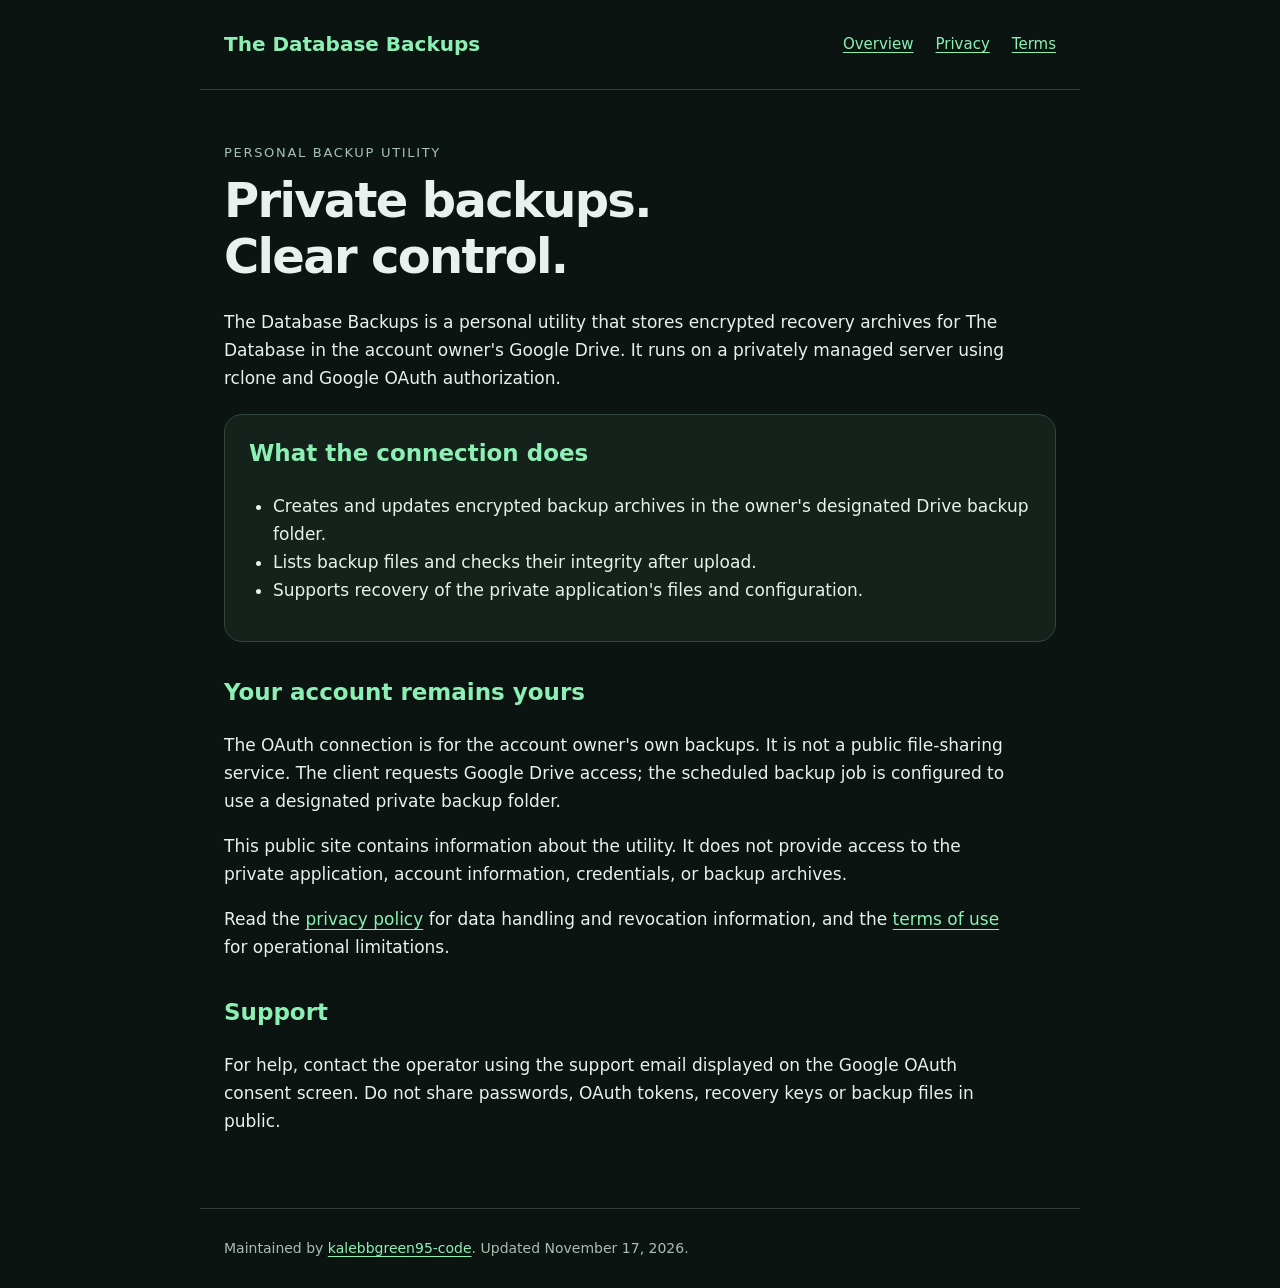
<file: index.html>
<!doctype html><html lang="en"><head><meta charset="utf-8"><meta name="viewport" content="width=device-width,initial-scale=1"><title>The Database Backups</title><meta name="description" content="Information about The Database Backups, a private account-owner backup utility using Google Drive."><link rel="stylesheet" href="style.css"></head><body><a class="skip" href="#main">Skip to content</a><header><a href="./">The Database Backups</a><nav aria-label="Main"><a href="./" aria-current="page">Overview</a><a href="privacy.html">Privacy</a><a href="terms.html">Terms</a></nav></header><main id="main"><div class="eyebrow">Personal backup utility</div><h1>Private backups.<br>Clear control.</h1><p>The Database Backups is a personal utility that stores encrypted recovery archives for The Database in the account owner's Google Drive. It runs on a privately managed server using rclone and Google OAuth authorization.</p><section class="card"><h2>What the connection does</h2><ul><li>Creates and updates encrypted backup archives in the owner's designated Drive backup folder.</li><li>Lists backup files and checks their integrity after upload.</li><li>Supports recovery of the private application's files and configuration.</li></ul></section><h2>Your account remains yours</h2><p>The OAuth connection is for the account owner's own backups. It is not a public file-sharing service. The client requests Google Drive access; the scheduled backup job is configured to use a designated private backup folder.</p><p>This public site contains information about the utility. It does not provide access to the private application, account information, credentials, or backup archives.</p><p>Read the <a href="privacy.html">privacy policy</a> for data handling and revocation information, and the <a href="terms.html">terms of use</a> for operational limitations.</p><h2>Support</h2><p>For help, contact the operator using the support email displayed on the Google OAuth consent screen. Do not share passwords, OAuth tokens, recovery keys or backup files in public.</p></main><footer>Maintained by <a href="https://github.com/kalebbgreen95-code">kalebbgreen95-code</a>. Updated November 17, 2026.</footer></body></html>
</file>
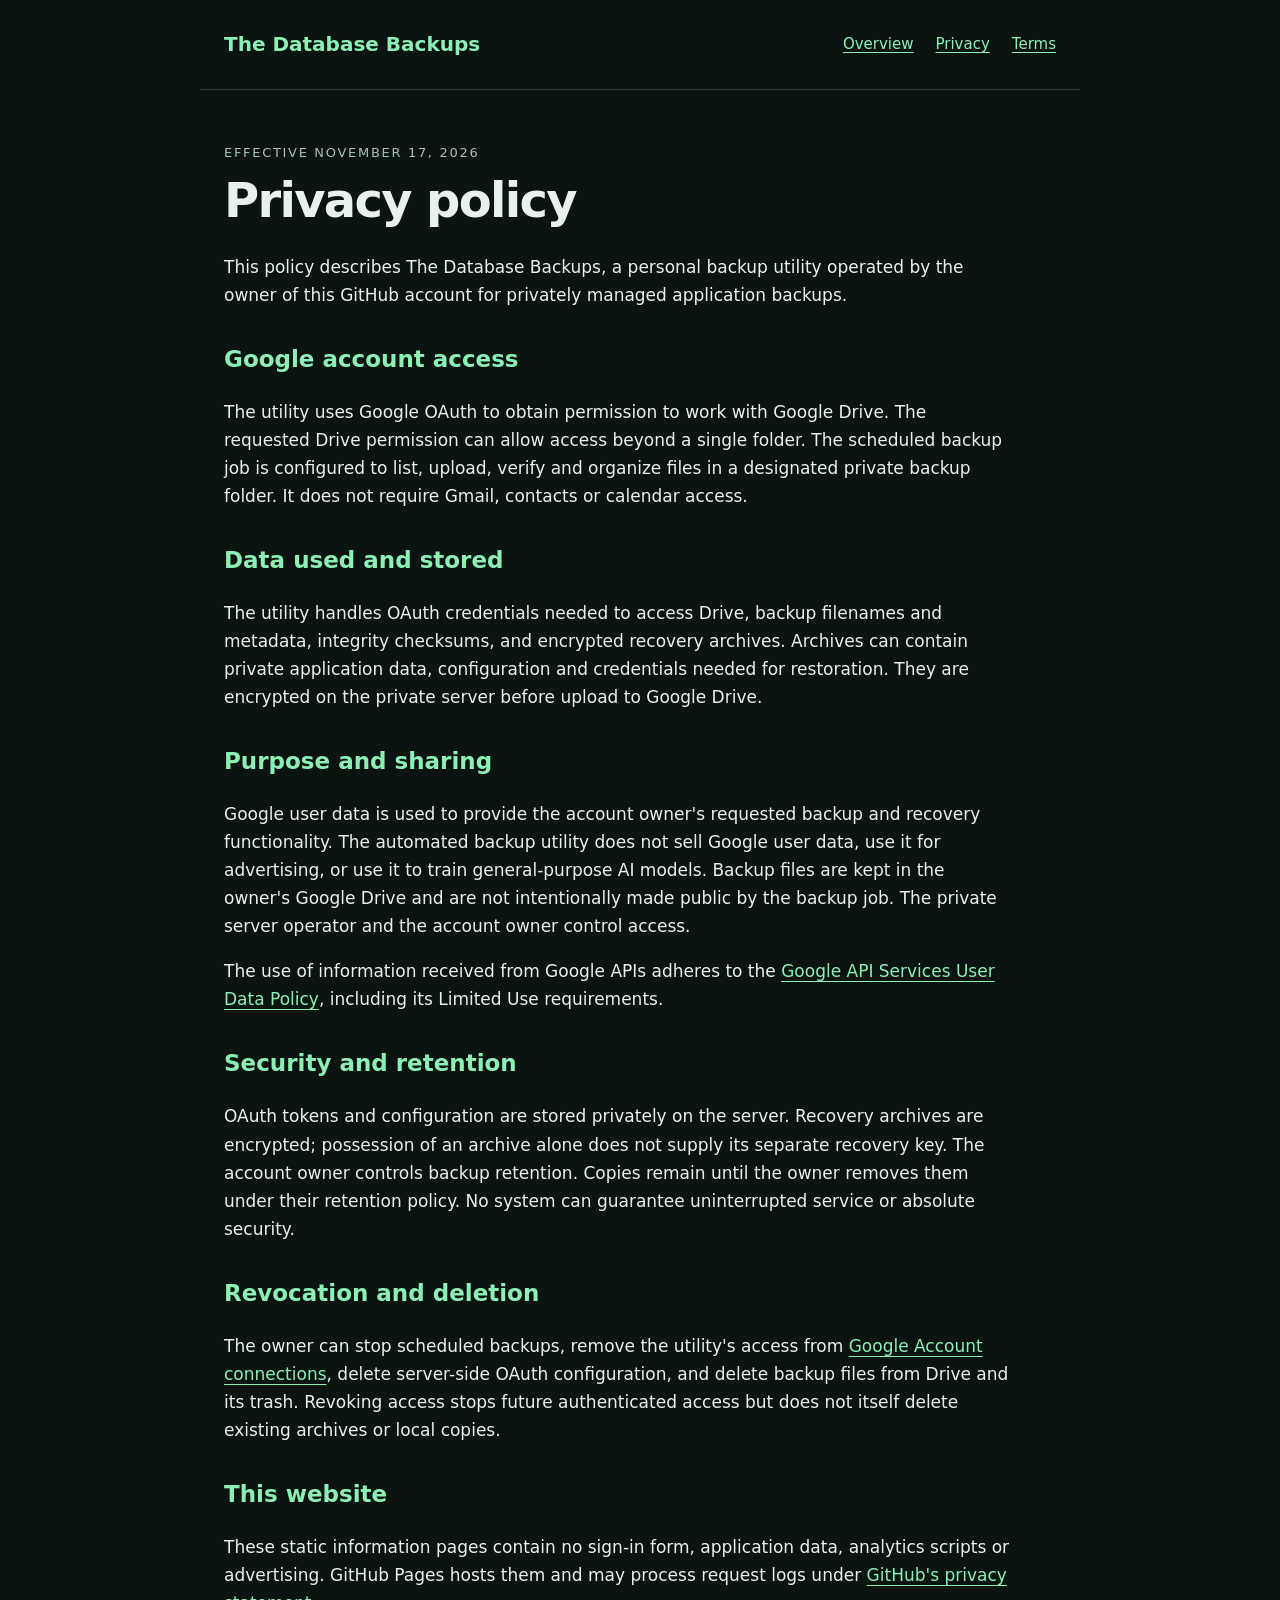
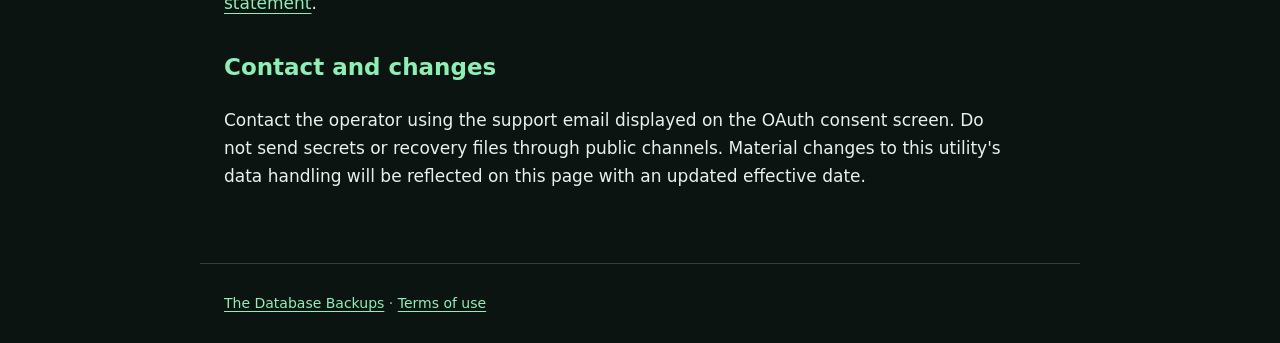
<file: privacy.html>
<!doctype html><html lang="en"><head><meta charset="utf-8"><meta name="viewport" content="width=device-width,initial-scale=1"><title>Privacy Policy · The Database Backups</title><link rel="stylesheet" href="style.css"></head><body><a class="skip" href="#main">Skip to content</a><header><a href="./">The Database Backups</a><nav aria-label="Main"><a href="./">Overview</a><a href="privacy.html" aria-current="page">Privacy</a><a href="terms.html">Terms</a></nav></header><main id="main"><div class="eyebrow">Effective November 17, 2026</div><h1>Privacy policy</h1><p>This policy describes The Database Backups, a personal backup utility operated by the owner of this GitHub account for privately managed application backups.</p><h2>Google account access</h2><p>The utility uses Google OAuth to obtain permission to work with Google Drive. The requested Drive permission can allow access beyond a single folder. The scheduled backup job is configured to list, upload, verify and organize files in a designated private backup folder. It does not require Gmail, contacts or calendar access.</p><h2>Data used and stored</h2><p>The utility handles OAuth credentials needed to access Drive, backup filenames and metadata, integrity checksums, and encrypted recovery archives. Archives can contain private application data, configuration and credentials needed for restoration. They are encrypted on the private server before upload to Google Drive.</p><h2>Purpose and sharing</h2><p>Google user data is used to provide the account owner's requested backup and recovery functionality. The automated backup utility does not sell Google user data, use it for advertising, or use it to train general-purpose AI models. Backup files are kept in the owner's Google Drive and are not intentionally made public by the backup job. The private server operator and the account owner control access.</p><p>The use of information received from Google APIs adheres to the <a href="https://developers.google.com/terms/api-services-user-data-policy">Google API Services User Data Policy</a>, including its Limited Use requirements.</p><h2>Security and retention</h2><p>OAuth tokens and configuration are stored privately on the server. Recovery archives are encrypted; possession of an archive alone does not supply its separate recovery key. The account owner controls backup retention. Copies remain until the owner removes them under their retention policy. No system can guarantee uninterrupted service or absolute security.</p><h2>Revocation and deletion</h2><p>The owner can stop scheduled backups, remove the utility's access from <a href="https://myaccount.google.com/connections">Google Account connections</a>, delete server-side OAuth configuration, and delete backup files from Drive and its trash. Revoking access stops future authenticated access but does not itself delete existing archives or local copies.</p><h2>This website</h2><p>These static information pages contain no sign-in form, application data, analytics scripts or advertising. GitHub Pages hosts them and may process request logs under <a href="https://docs.github.com/en/site-policy/privacy-policies/github-general-privacy-statement">GitHub's privacy statement</a>.</p><h2>Contact and changes</h2><p>Contact the operator using the support email displayed on the OAuth consent screen. Do not send secrets or recovery files through public channels. Material changes to this utility's data handling will be reflected on this page with an updated effective date.</p></main><footer><a href="./">The Database Backups</a> · <a href="terms.html">Terms of use</a></footer></body></html>
</file>
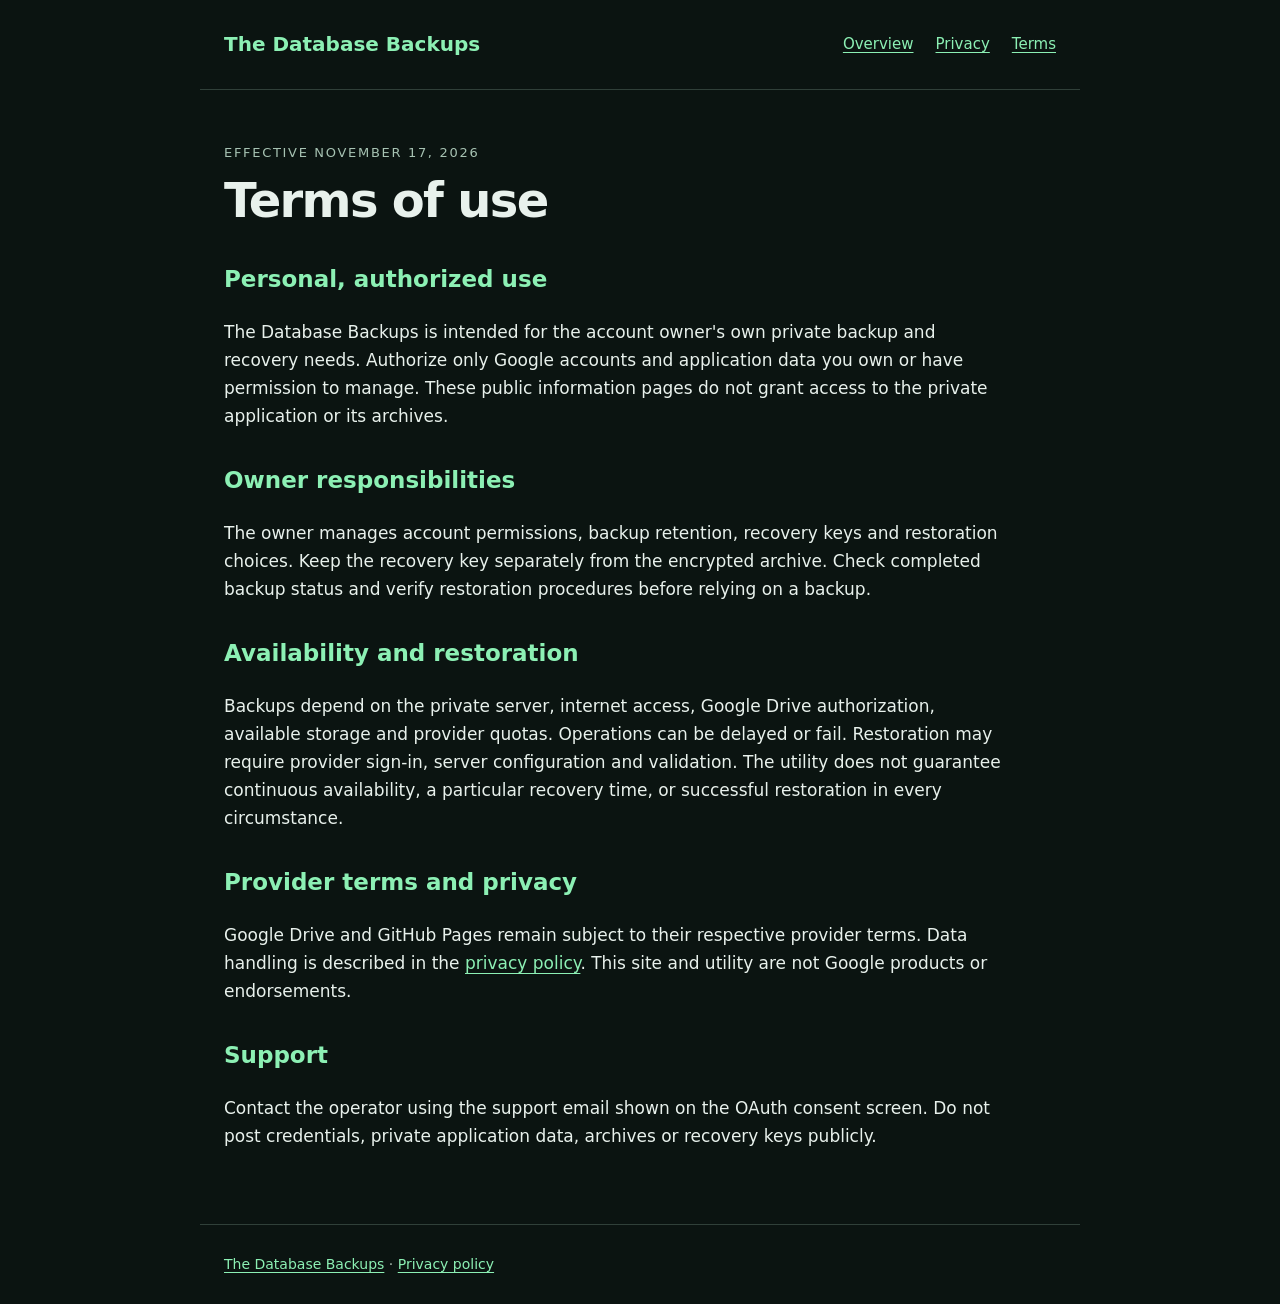
<file: terms.html>
<!doctype html><html lang="en"><head><meta charset="utf-8"><meta name="viewport" content="width=device-width,initial-scale=1"><title>Terms of Use · The Database Backups</title><link rel="stylesheet" href="style.css"></head><body><a class="skip" href="#main">Skip to content</a><header><a href="./">The Database Backups</a><nav aria-label="Main"><a href="./">Overview</a><a href="privacy.html">Privacy</a><a href="terms.html" aria-current="page">Terms</a></nav></header><main id="main"><div class="eyebrow">Effective November 17, 2026</div><h1>Terms of use</h1><h2>Personal, authorized use</h2><p>The Database Backups is intended for the account owner's own private backup and recovery needs. Authorize only Google accounts and application data you own or have permission to manage. These public information pages do not grant access to the private application or its archives.</p><h2>Owner responsibilities</h2><p>The owner manages account permissions, backup retention, recovery keys and restoration choices. Keep the recovery key separately from the encrypted archive. Check completed backup status and verify restoration procedures before relying on a backup.</p><h2>Availability and restoration</h2><p>Backups depend on the private server, internet access, Google Drive authorization, available storage and provider quotas. Operations can be delayed or fail. Restoration may require provider sign-in, server configuration and validation. The utility does not guarantee continuous availability, a particular recovery time, or successful restoration in every circumstance.</p><h2>Provider terms and privacy</h2><p>Google Drive and GitHub Pages remain subject to their respective provider terms. Data handling is described in the <a href="privacy.html">privacy policy</a>. This site and utility are not Google products or endorsements.</p><h2>Support</h2><p>Contact the operator using the support email shown on the OAuth consent screen. Do not post credentials, private application data, archives or recovery keys publicly.</p></main><footer><a href="./">The Database Backups</a> · <a href="privacy.html">Privacy policy</a></footer></body></html>
</file>
<file: style.css>
*{box-sizing:border-box}html{color-scheme:dark}body{margin:0;background:#0b1411;color:#e8f1ec;font:17px/1.65 system-ui,-apple-system,BlinkMacSystemFont,"Segoe UI",sans-serif}a{color:#8cf0b4;text-underline-offset:.22em}a:focus-visible{outline:2px solid #8cf0b4;outline-offset:5px}header,main,footer{max-width:880px;margin:auto;padding:28px 24px}header{display:flex;flex-wrap:wrap;gap:18px;align-items:center;justify-content:space-between;border-bottom:1px solid #304039}header>a{font-weight:750;text-decoration:none;font-size:20px}nav{display:flex;flex-wrap:wrap;gap:22px}nav a{font-size:15px}main{padding-top:52px;padding-bottom:56px}h1{font-size:clamp(30px,6vw,48px);line-height:1.15;letter-spacing:-.035em;margin:10px 0 24px}h2{font-size:23px;margin-top:32px;color:#8cf0b4}p,li{max-width:73ch}.eyebrow{font-size:13px;letter-spacing:.13em;text-transform:uppercase;color:#a7c3b3}.card{padding:20px 24px;margin:22px 0;background:#14221b;border:1px solid #30473a;border-radius:18px}.card h2{margin-top:0}footer{font-size:14px;color:#aabdb1;border-top:1px solid #304039}.skip{position:absolute;left:-9999px}.skip:focus{left:20px;top:8px;background:#14221b;padding:8px}ul{padding-left:24px}.muted{color:#aabdb1}
</file>
